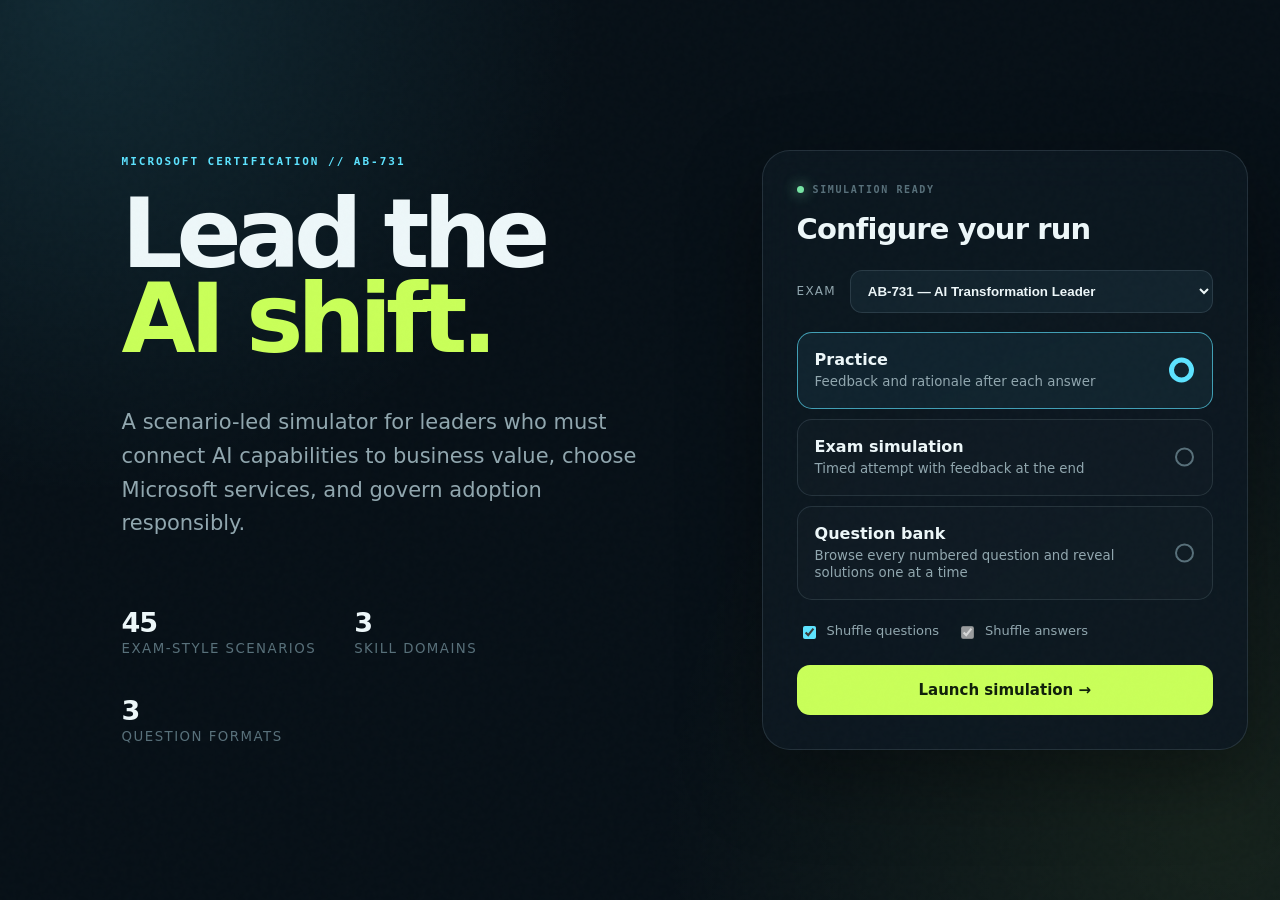
<file: exam-simulator/index.html>
<!doctype html>
<html lang="en">
<head>
  <meta charset="utf-8">
  <meta name="viewport" content="width=device-width, initial-scale=1">
  <meta name="theme-color" content="#071017">
  <title>Certification Mission Control</title>
  <link rel="stylesheet" href="styles.css">
</head>
<body>
  <div class="grain"></div>
  <main id="app">
    <section id="home" class="home view">
      <div class="hero">
        <p class="kicker" id="examCode">CERTIFICATION SIMULATOR</p>
        <h1 id="heroTitle">Lead the<br><em>AI shift.</em></h1>
        <p class="intro" id="heroIntro"></p>
        <div class="metrics" id="metrics"></div>
      </div>
      <aside class="launch card">
        <div class="launch-heading"><span class="status-dot"></span><span>SIMULATION READY</span></div>
        <h2>Configure your run</h2>
        <label class="exam-picker"><span>Exam</span><select id="examSelect" aria-label="Choose an exam"></select></label>
        <label class="mode">
          <input type="radio" name="mode" value="practice" checked>
          <span><b>Practice</b><small>Feedback and rationale after each answer</small></span>
          <i></i>
        </label>
        <label class="mode">
          <input type="radio" name="mode" value="exam">
          <span><b>Exam simulation</b><small>Timed attempt with feedback at the end</small></span>
          <i></i>
        </label>
        <label class="mode">
          <input type="radio" name="mode" value="bank">
          <span><b>Question bank</b><small>Browse every numbered question and reveal solutions one at a time</small></span>
          <i></i>
        </label>
        <div class="toggles">
          <label><input id="shuffleQuestions" type="checkbox" checked> Shuffle questions</label>
          <label><input id="shuffleAnswers" type="checkbox" checked disabled> Shuffle answers</label>
        </div>
        <button id="start" class="primary">Launch simulation <span>→</span></button>
        <button id="resume" class="secondary full" hidden>Resume saved session</button>
      </aside>
    </section>

    <section id="session" class="session view" hidden>
      <aside class="rail">
        <div class="brand"><span id="brandMark">AB</span><b>Mission Control</b></div>
        <div class="rail-progress"><strong id="answeredCount">0/0</strong><small>answered</small></div>
        <div class="progress"><i id="progressFill"></i></div>
        <p class="rail-label">Question navigator</p>
        <div id="navigator" class="navigator"></div>
        <div class="legend"><span class="answered">Answered</span><span class="flagged">Flagged</span></div>
        <div class="shortcuts">
          <div><span>Select</span><kbd>1</kbd>–<kbd>4</kbd></div>
          <div><span>Navigate</span><kbd>←</kbd> <kbd>→</kbd></div>
          <div><span>Flag</span><kbd>F</kbd></div>
        </div>
      </aside>
      <div class="workspace">
        <header class="topbar">
          <span id="domain" class="domain"></span>
          <span id="clock" class="clock">00:00</span>
          <div class="top-actions">
            <button id="flag" class="icon-button">⚐ <span>Flag</span></button>
            <button id="finish" class="icon-button">Finish ↗</button>
          </div>
        </header>
        <div class="question-wrap">
          <article id="caseStudy" class="case-study" hidden>
            <button id="caseToggle" class="case-toggle"><span>CASE STUDY</span><b id="caseTitle"></b><i>−</i></button>
            <div id="caseBody" class="case-body"></div>
          </article>
          <div class="question-meta"><span id="questionNumber"></span><span id="questionType"></span></div>
          <h2 id="prompt" class="prompt"></h2>
          <pre id="code" class="code-block" hidden></pre>
          <p id="instruction" class="instruction"></p>
          <div id="answers" class="answers"></div>
          <div id="rationale" class="rationale" hidden></div>
        </div>
        <footer class="question-nav">
          <button id="previous" class="secondary">← Previous</button>
          <button id="check" class="primary compact" hidden>Check answer</button>
          <button id="next" class="primary compact">Next →</button>
        </footer>
      </div>
    </section>

    <section id="results" class="results view" hidden>
      <div class="results-wrap">
        <div class="score-card card">
          <div id="scoreRing" class="score-ring"><div><strong id="scorePercent">0%</strong><small>FINAL SCORE</small></div></div>
          <div class="score-copy">
            <p class="kicker">SIMULATION COMPLETE</p>
            <h2 id="headline"></h2>
            <p id="summary"></p>
            <div class="score-stats">
              <span><b id="correctCount">0</b><small>Correct</small></span>
              <span><b id="incorrectCount">0</b><small>Incorrect</small></span>
              <span><b id="timeUsed">0:00</b><small>Time used</small></span>
            </div>
            <div class="result-actions"><button id="retry" class="primary compact">Retry missed</button><button id="newRun" class="secondary">New simulation</button></div>
          </div>
        </div>
        <div id="domainResults" class="domain-results"></div>
        <div id="review" class="review"></div>
      </div>
    </section>

    <section id="bank" class="bank" hidden>
      <header class="bank-top">
        <div class="bank-top-inner">
          <span class="bank-brand">Practice Question Bank</span>
          <button id="bankHome" class="bank-back">← Back to simulator</button>
        </div>
      </header>
      <div class="bank-wrap">
        <div class="bank-title">
          <h1 id="bankTitle"></h1>
          <p id="bankSubtitle"></p>
          <div id="bankLegend" class="bank-legend"></div>
        </div>
        <div class="bank-toolbar">
          <label class="bank-filter">Topic <select id="bankTopic" aria-label="Filter by topic"></select></label>
          <label class="bank-toggle"><input type="checkbox" id="bankShowAll"> Show all solutions</label>
          <span id="bankCount" class="bank-count"></span>
        </div>
        <div id="bankList" class="bank-list"></div>
        <nav id="bankPager" class="bank-pager" aria-label="Question pages"></nav>
        <p class="bank-footnote">Original practice questions written against the official Microsoft skills outline. Not actual exam content.</p>
      </div>
    </section>
  </main>
  <div id="toast" class="toast"></div>
  <script src="exams/ab-731.js"></script>
  <script src="exams/ab-900.js"></script>
  <script src="exams/sc-500.js"></script>
  <script src="exams/ai-103.js"></script>
  <script src="exams/ai-901.js"></script>
  <script src="exams/sc-900.js"></script>
  <script src="app.js"></script>
</body>
</html>
</file>
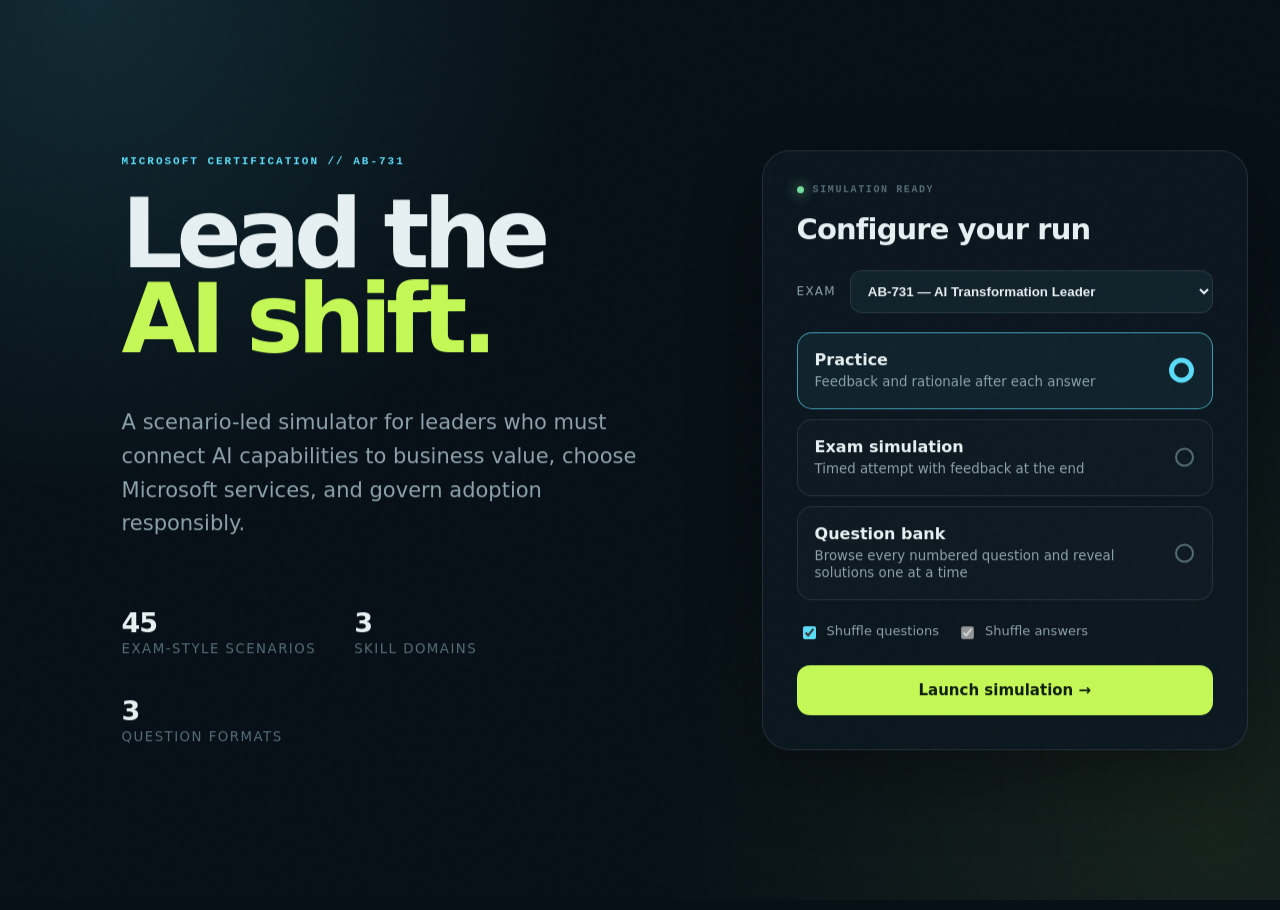
<file: AB-731-exam-simulator.html>
<!doctype html>
<html lang="en">
<head>
  <meta charset="utf-8">
  <meta http-equiv="refresh" content="0; url=exam-simulator/index.html">
  <meta name="viewport" content="width=device-width, initial-scale=1">
  <meta name="theme-color" content="#091019">
  <title>AB-731 Mission Control</title>
  <style>
    :root {
      --ink: #eaf3f7;
      --muted: #8da3ad;
      --dim: #526873;
      --bg: #071017;
      --panel: #0d1820;
      --panel-2: #12212b;
      --line: rgba(184, 222, 232, .12);
      --cyan: #59e1ff;
      --lime: #c8ff58;
      --orange: #ffb257;
      --red: #ff6b78;
      --good: #71e6a2;
      --shadow: 0 24px 70px rgba(0, 0, 0, .34);
      --radius: 22px;
    }

    * { box-sizing: border-box; }
    html { scroll-behavior: smooth; }
    body {
      margin: 0;
      min-height: 100vh;
      color: var(--ink);
      background:
        radial-gradient(circle at 8% 0%, rgba(89,225,255,.12), transparent 30rem),
        radial-gradient(circle at 92% 90%, rgba(200,255,88,.08), transparent 32rem),
        var(--bg);
      font-family: Inter, ui-sans-serif, system-ui, -apple-system, BlinkMacSystemFont, "Segoe UI", sans-serif;
      -webkit-font-smoothing: antialiased;
    }

    button, input { font: inherit; }
    button { color: inherit; }
    [hidden] { display: none !important; }

    .noise {
      position: fixed; inset: 0; pointer-events: none; opacity: .16; z-index: 20;
      background-image: url("data:image/svg+xml,%3Csvg viewBox='0 0 180 180' xmlns='http://www.w3.org/2000/svg'%3E%3Cfilter id='n'%3E%3CfeTurbulence type='fractalNoise' baseFrequency='.9' numOctaves='3' stitchTiles='stitch'/%3E%3C/filter%3E%3Crect width='100%25' height='100%25' filter='url(%23n)' opacity='.12'/%3E%3C/svg%3E");
    }

    .shell { min-height: 100vh; }
    .view { animation: rise .42s cubic-bezier(.2,.8,.2,1); }
    @keyframes rise { from { opacity: 0; transform: translateY(10px); } }

    /* START */
    .start {
      min-height: 100vh; display: grid; grid-template-columns: minmax(0, 1.2fr) minmax(360px, .8fr);
      max-width: 1480px; margin: 0 auto; padding: 32px;
    }
    .hero { padding: clamp(36px, 7vw, 108px); display: flex; flex-direction: column; justify-content: center; }
    .eyebrow { color: var(--cyan); font: 700 12px/1 ui-monospace, SFMono-Regular, Consolas, monospace; letter-spacing: .18em; text-transform: uppercase; }
    .hero h1 { margin: 24px 0 22px; max-width: 860px; font-size: clamp(54px, 7.5vw, 108px); line-height: .88; letter-spacing: -.065em; font-weight: 780; }
    .hero h1 span { color: var(--lime); display: block; }
    .hero-copy { max-width: 650px; color: var(--muted); font-size: clamp(17px, 2vw, 21px); line-height: 1.6; }
    .hero-metrics { display: flex; gap: 34px; margin-top: 54px; flex-wrap: wrap; }
    .hero-metric strong { display: block; font-size: 26px; letter-spacing: -.04em; }
    .hero-metric span { color: var(--dim); font-size: 12px; text-transform: uppercase; letter-spacing: .12em; }

    .launch-panel { align-self: center; padding: 34px; border: 1px solid var(--line); border-radius: 30px; background: rgba(13,24,32,.86); backdrop-filter: blur(20px); box-shadow: var(--shadow); }
    .launch-panel h2 { margin: 0 0 7px; font-size: 28px; letter-spacing: -.03em; }
    .launch-panel > p { margin: 0 0 28px; color: var(--muted); }
    .mode-grid { display: grid; gap: 12px; }
    .mode-card { display: block; cursor: pointer; }
    .mode-card input { position: absolute; opacity: 0; }
    .mode-body { position: relative; display: grid; grid-template-columns: 42px 1fr auto; align-items: center; gap: 14px; padding: 18px; border: 1px solid var(--line); border-radius: 16px; background: rgba(255,255,255,.018); transition: .2s; }
    .mode-card input:checked + .mode-body { border-color: rgba(89,225,255,.65); background: rgba(89,225,255,.07); box-shadow: inset 0 0 0 1px rgba(89,225,255,.1); }
    .mode-icon { width: 42px; height: 42px; border-radius: 12px; display: grid; place-items: center; background: var(--panel-2); color: var(--cyan); font-weight: 800; }
    .mode-copy b { display: block; margin-bottom: 3px; }
    .mode-copy small { color: var(--muted); line-height: 1.35; display: block; }
    .radio-dot { width: 16px; height: 16px; border: 2px solid var(--dim); border-radius: 50%; }
    input:checked + .mode-body .radio-dot { border: 5px solid var(--cyan); }
    .launch-options { display: flex; gap: 18px; margin: 22px 2px 26px; color: var(--muted); font-size: 13px; }
    .check { display: inline-flex; gap: 8px; align-items: center; cursor: pointer; }
    .check input { accent-color: var(--cyan); }
    .primary { width: 100%; border: 0; border-radius: 15px; padding: 16px 20px; cursor: pointer; background: var(--lime); color: #10200a; font-weight: 800; letter-spacing: -.01em; transition: transform .18s, box-shadow .18s; }
    .primary:hover { transform: translateY(-2px); box-shadow: 0 12px 32px rgba(200,255,88,.18); }
    .resume { margin-top: 11px; width: 100%; padding: 13px; border: 1px solid var(--line); background: transparent; border-radius: 13px; cursor: pointer; color: var(--muted); }

    /* EXAM */
    .exam { min-height: 100vh; display: grid; grid-template-columns: 286px minmax(0, 1fr); }
    .rail { position: sticky; top: 0; height: 100vh; padding: 26px 22px; border-right: 1px solid var(--line); background: rgba(7,16,23,.86); backdrop-filter: blur(18px); display: flex; flex-direction: column; z-index: 5; }
    .brand { display: flex; align-items: center; gap: 12px; font-weight: 760; letter-spacing: -.02em; }
    .brandmark { width: 38px; height: 38px; display: grid; place-items: center; border-radius: 11px; color: #071017; background: linear-gradient(135deg, var(--cyan), var(--lime)); font-weight: 900; font-size: 13px; }
    .rail-meta { margin: 30px 0 16px; display: flex; align-items: end; justify-content: space-between; }
    .rail-meta strong { font-size: 34px; letter-spacing: -.05em; }
    .rail-meta span { color: var(--muted); font-size: 12px; }
    .bar { height: 6px; background: var(--panel-2); border-radius: 10px; overflow: hidden; }
    .bar > i { display: block; height: 100%; width: 0; background: linear-gradient(90deg, var(--cyan), var(--lime)); transition: width .35s; }
    .palette-label { margin: 30px 0 12px; color: var(--dim); font: 700 10px/1 ui-monospace, monospace; letter-spacing: .16em; text-transform: uppercase; }
    .palette { display: grid; grid-template-columns: repeat(5, 1fr); gap: 7px; overflow: auto; padding: 2px 2px 12px; }
    .qdot { aspect-ratio: 1; border: 1px solid var(--line); border-radius: 9px; background: var(--panel); color: var(--muted); cursor: pointer; font-size: 11px; position: relative; transition: .18s; }
    .qdot:hover { border-color: var(--cyan); color: var(--ink); }
    .qdot.current { color: #071017; background: var(--cyan); border-color: var(--cyan); font-weight: 800; }
    .qdot.answered:not(.current) { color: var(--ink); background: rgba(200,255,88,.10); border-color: rgba(200,255,88,.35); }
    .qdot.flagged::after { content: ""; width: 5px; height: 5px; background: var(--orange); border-radius: 50%; position: absolute; right: 4px; top: 4px; }
    .legend { display: flex; gap: 13px; color: var(--dim); font-size: 10px; margin-top: 6px; }
    .legend span::before { content: ""; width: 6px; height: 6px; border-radius: 50%; display: inline-block; margin-right: 5px; background: var(--line); }
    .legend .leg-a::before { background: var(--lime); }
    .legend .leg-f::before { background: var(--orange); }
    .rail-bottom { margin-top: auto; }
    .shortcut { display: flex; justify-content: space-between; color: var(--dim); font-size: 11px; margin: 8px 0; }
    kbd { border: 1px solid var(--line); border-bottom-color: rgba(255,255,255,.2); padding: 2px 6px; border-radius: 5px; color: var(--muted); background: var(--panel); }

    .workspace { min-width: 0; display: flex; flex-direction: column; }
    .topbar { min-height: 86px; display: grid; grid-template-columns: 1fr auto 1fr; align-items: center; padding: 18px clamp(24px, 5vw, 70px); border-bottom: 1px solid var(--line); }
    .domain { color: var(--cyan); font: 700 11px/1.4 ui-monospace, monospace; text-transform: uppercase; letter-spacing: .12em; }
    .timer { display: flex; align-items: center; gap: 9px; padding: 10px 15px; border-radius: 99px; background: var(--panel); border: 1px solid var(--line); font: 700 14px/1 ui-monospace, monospace; }
    .timer::before { content: ""; width: 7px; height: 7px; border-radius: 50%; background: var(--good); box-shadow: 0 0 12px var(--good); }
    .timer.urgent { color: var(--red); }
    .timer.urgent::before { background: var(--red); box-shadow: 0 0 12px var(--red); animation: pulse 1s infinite; }
    @keyframes pulse { 50% { opacity: .2; } }
    .top-actions { justify-self: end; display: flex; gap: 9px; }
    .ghost { border: 1px solid var(--line); background: transparent; border-radius: 11px; padding: 10px 13px; cursor: pointer; color: var(--muted); }
    .ghost:hover { color: var(--ink); border-color: var(--dim); }
    .flag.active { color: var(--orange); border-color: rgba(255,178,87,.45); background: rgba(255,178,87,.07); }

    .stage { width: min(900px, calc(100% - 48px)); margin: auto; padding: 58px 0 42px; }
    .question-head { display: flex; justify-content: space-between; align-items: baseline; gap: 20px; margin-bottom: 24px; }
    .question-number { color: var(--muted); font: 650 13px/1 ui-monospace, monospace; letter-spacing: .05em; }
    .question-points { color: var(--dim); font-size: 12px; }
    .question { margin: 0 0 34px; font-size: clamp(25px, 3vw, 38px); line-height: 1.28; letter-spacing: -.035em; font-weight: 650; }
    .answers { display: grid; gap: 11px; }
    .answer { width: 100%; display: grid; grid-template-columns: 42px 1fr 22px; gap: 14px; align-items: center; text-align: left; padding: 17px 18px; border: 1px solid var(--line); border-radius: 15px; background: rgba(13,24,32,.68); cursor: pointer; transition: transform .16s, border-color .16s, background .16s; }
    .answer:hover { transform: translateX(4px); border-color: rgba(89,225,255,.44); background: var(--panel-2); }
    .answer.selected { border-color: var(--cyan); background: rgba(89,225,255,.08); }
    .answer.correct { border-color: var(--good); background: rgba(113,230,162,.08); }
    .answer.wrong { border-color: var(--red); background: rgba(255,107,120,.08); }
    .letter { width: 36px; height: 36px; display: grid; place-items: center; border: 1px solid var(--line); border-radius: 10px; color: var(--muted); font: 700 12px/1 ui-monospace, monospace; }
    .selected .letter { background: var(--cyan); color: #071017; border-color: var(--cyan); }
    .correct .letter { background: var(--good); color: #071017; border-color: var(--good); }
    .wrong .letter { background: var(--red); color: #071017; border-color: var(--red); }
    .answer-text { line-height: 1.45; }
    .answer-mark { font-weight: 900; }
    .correct .answer-mark { color: var(--good); }
    .wrong .answer-mark { color: var(--red); }
    .explanation { margin-top: 22px; padding: 20px 22px; border: 1px solid rgba(113,230,162,.2); border-radius: 15px; background: rgba(113,230,162,.055); color: #c4d8d0; line-height: 1.6; }
    .explanation b { color: var(--good); display: block; margin-bottom: 4px; font-size: 12px; text-transform: uppercase; letter-spacing: .12em; }
    .stage-footer { width: min(900px, calc(100% - 48px)); margin: 0 auto; padding: 20px 0 34px; border-top: 1px solid var(--line); display: flex; justify-content: space-between; gap: 12px; }
    .navbtn { min-width: 120px; border: 1px solid var(--line); border-radius: 13px; padding: 13px 17px; background: var(--panel); cursor: pointer; font-weight: 700; }
    .navbtn:hover { border-color: var(--cyan); }
    .navbtn.next { background: var(--ink); color: var(--bg); border-color: var(--ink); }

    /* RESULTS */
    .results { min-height: 100vh; display: grid; place-items: center; padding: 44px 24px; }
    .result-wrap { width: min(1050px, 100%); }
    .result-top { display: grid; grid-template-columns: .8fr 1.2fr; gap: 54px; align-items: center; padding: 42px; border: 1px solid var(--line); border-radius: 28px; background: rgba(13,24,32,.78); box-shadow: var(--shadow); }
    .score-ring { --score: 0; width: min(270px, 70vw); aspect-ratio: 1; border-radius: 50%; display: grid; place-items: center; margin: auto; background: conic-gradient(var(--lime) calc(var(--score) * 1%), var(--panel-2) 0); position: relative; }
    .score-ring::after { content: ""; position: absolute; inset: 13px; border-radius: 50%; background: var(--panel); }
    .score-inner { z-index: 1; text-align: center; }
    .score-inner strong { display: block; font-size: 68px; letter-spacing: -.07em; line-height: 1; }
    .score-inner span { color: var(--muted); font-size: 12px; text-transform: uppercase; letter-spacing: .16em; }
    .result-copy .eyebrow { color: var(--lime); }
    .result-copy h2 { margin: 14px 0; font-size: clamp(38px, 5vw, 62px); line-height: 1; letter-spacing: -.055em; }
    .result-copy > p { color: var(--muted); font-size: 17px; line-height: 1.55; }
    .result-stats { display: flex; gap: 30px; margin: 28px 0; }
    .result-stats strong { display: block; font-size: 24px; }
    .result-stats span { color: var(--dim); font-size: 11px; text-transform: uppercase; letter-spacing: .1em; }
    .result-actions { display: flex; gap: 10px; flex-wrap: wrap; }
    .result-actions .primary { width: auto; }
    .breakdown { display: grid; grid-template-columns: repeat(3, 1fr); gap: 14px; margin-top: 16px; }
    .domain-card { padding: 21px; border: 1px solid var(--line); border-radius: 18px; background: var(--panel); }
    .domain-card small { color: var(--muted); line-height: 1.4; display: block; min-height: 34px; }
    .domain-score { display: flex; align-items: baseline; justify-content: space-between; margin: 16px 0 8px; }
    .domain-score strong { font-size: 25px; }
    .domain-score span { color: var(--dim); font-size: 12px; }
    .review-list { margin-top: 16px; border: 1px solid var(--line); border-radius: 20px; overflow: hidden; }
    .review-item { display: grid; grid-template-columns: 50px 1fr auto; gap: 16px; align-items: center; padding: 16px 20px; background: var(--panel); border-bottom: 1px solid var(--line); cursor: pointer; }
    .review-item:last-child { border-bottom: 0; }
    .review-item:hover { background: var(--panel-2); }
    .review-status { width: 34px; height: 34px; display: grid; place-items: center; border-radius: 50%; font-weight: 900; background: rgba(255,107,120,.1); color: var(--red); }
    .review-status.ok { background: rgba(113,230,162,.1); color: var(--good); }
    .review-q { overflow: hidden; text-overflow: ellipsis; white-space: nowrap; }
    .review-domain { color: var(--dim); font-size: 11px; }

    .toast { position: fixed; left: 50%; bottom: 24px; transform: translate(-50%, 20px); padding: 11px 16px; border-radius: 11px; background: var(--ink); color: var(--bg); font-weight: 700; font-size: 13px; opacity: 0; pointer-events: none; transition: .25s; z-index: 40; }
    .toast.show { opacity: 1; transform: translate(-50%, 0); }

    @media (max-width: 900px) {
      .start { grid-template-columns: 1fr; padding: 18px; }
      .hero { padding: 52px 14px 32px; }
      .hero-metrics { margin-top: 28px; }
      .launch-panel { width: 100%; }
      .exam { grid-template-columns: 1fr; }
      .rail { position: static; height: auto; padding: 14px 18px; border-right: 0; border-bottom: 1px solid var(--line); flex-direction: row; align-items: center; gap: 15px; }
      .rail-meta { margin: 0 0 0 auto; display: block; }
      .rail-meta strong { font-size: 18px; }
      .rail-meta span, .rail .bar, .palette-label, .palette, .legend, .rail-bottom { display: none; }
      .topbar { min-height: 70px; padding: 12px 18px; grid-template-columns: 1fr auto; }
      .topbar .domain { display: none; }
      .timer { justify-self: start; }
      .stage { padding-top: 36px; }
      .result-top { grid-template-columns: 1fr; padding: 28px 20px; gap: 34px; }
      .breakdown { grid-template-columns: 1fr; }
    }
    @media (max-width: 560px) {
      .hero h1 { font-size: 54px; }
      .launch-panel { padding: 22px; }
      .top-actions .end-label { display: none; }
      .question { font-size: 25px; }
      .answer { grid-template-columns: 36px 1fr 18px; padding: 14px; gap: 10px; }
      .stage, .stage-footer { width: min(100% - 28px, 900px); }
      .result-stats { gap: 18px; }
      .review-domain { display: none; }
      .review-item { grid-template-columns: 40px 1fr; }
    }
    @media (prefers-reduced-motion: reduce) { *, *::before, *::after { animation: none !important; transition: none !important; scroll-behavior: auto !important; } }
  </style>
</head>
<body>
  <div class="noise"></div>
  <main class="shell">
    <section id="startView" class="start view">
      <div class="hero">
        <div class="eyebrow">Microsoft certification // AB-731</div>
        <h1>Lead the <span>AI shift.</span></h1>
        <p class="hero-copy">A sharp, scenario-led simulator for AI Transformation Leaders. Make the call, test your judgment, and find the gaps before exam day.</p>
        <div class="hero-metrics">
          <div class="hero-metric"><strong>32</strong><span>Original scenarios</span></div>
          <div class="hero-metric"><strong>3</strong><span>Skill domains</span></div>
          <div class="hero-metric"><strong>45m</strong><span>Exam mode</span></div>
        </div>
      </div>
      <aside class="launch-panel">
        <h2>Configure your run</h2>
        <p>Choose how you want feedback delivered.</p>
        <div class="mode-grid">
          <label class="mode-card">
            <input type="radio" name="mode" value="practice" checked>
            <span class="mode-body"><span class="mode-icon">01</span><span class="mode-copy"><b>Practice mode</b><small>Immediate feedback and explanations</small></span><span class="radio-dot"></span></span>
          </label>
          <label class="mode-card">
            <input type="radio" name="mode" value="exam">
            <span class="mode-body"><span class="mode-icon">02</span><span class="mode-copy"><b>Exam mode</b><small>45-minute timer, results at the end</small></span><span class="radio-dot"></span></span>
          </label>
        </div>
        <div class="launch-options">
          <label class="check"><input id="shuffle" type="checkbox"> Shuffle questions</label>
          <label class="check"><input id="shuffleAnswers" type="checkbox" checked> Shuffle answers</label>
        </div>
        <button class="primary" id="startBtn">Launch simulation <span aria-hidden="true">→</span></button>
        <button class="resume" id="resumeBtn" hidden>Resume saved session</button>
      </aside>
    </section>

    <section id="examView" class="exam view" hidden>
      <aside class="rail">
        <div class="brand"><span class="brandmark">AB</span><span>Mission Control</span></div>
        <div class="rail-meta"><strong id="progressCount">0/32</strong><span>answered</span></div>
        <div class="bar"><i id="progressBar"></i></div>
        <div class="palette-label">Question navigator</div>
        <div class="palette" id="palette"></div>
        <div class="legend"><span class="leg-a">Answered</span><span class="leg-f">Flagged</span></div>
        <div class="rail-bottom">
          <div class="shortcut"><span>Select answer</span><span><kbd>1</kbd>–<kbd>4</kbd></span></div>
          <div class="shortcut"><span>Navigate</span><span><kbd>←</kbd> <kbd>→</kbd></span></div>
          <div class="shortcut"><span>Flag</span><kbd>F</kbd></div>
        </div>
      </aside>
      <div class="workspace">
        <header class="topbar">
          <div class="domain" id="domainLabel"></div>
          <div class="timer" id="timer">45:00</div>
          <div class="top-actions">
            <button class="ghost flag" id="flagBtn" title="Flag question (F)">⚑ <span class="end-label">Flag</span></button>
            <button class="ghost" id="finishBtn"><span class="end-label">Finish exam</span><span aria-hidden="true"> ↗</span></button>
          </div>
        </header>
        <section class="stage" aria-live="polite">
          <div class="question-head"><span class="question-number" id="questionNumber"></span><span class="question-points">Select one answer</span></div>
          <h2 class="question" id="questionText"></h2>
          <div class="answers" id="answers"></div>
          <div class="explanation" id="explanation" hidden></div>
        </section>
        <footer class="stage-footer">
          <button class="navbtn" id="prevBtn">← Previous</button>
          <button class="navbtn next" id="nextBtn">Next →</button>
        </footer>
      </div>
    </section>

    <section id="resultsView" class="results view" hidden>
      <div class="result-wrap">
        <div class="result-top">
          <div class="score-ring" id="scoreRing"><div class="score-inner"><strong id="scorePct">0%</strong><span>Final score</span></div></div>
          <div class="result-copy">
            <div class="eyebrow">Simulation complete</div>
            <h2 id="resultHeadline">Run complete.</h2>
            <p id="resultMessage"></p>
            <div class="result-stats">
              <div><strong id="correctStat">0</strong><span>Correct</span></div>
              <div><strong id="wrongStat">0</strong><span>Incorrect</span></div>
              <div><strong id="timeStat">0:00</strong><span>Time used</span></div>
            </div>
            <div class="result-actions">
              <button class="primary" id="retryMissed">Retry missed</button>
              <button class="ghost" id="restartBtn">New simulation</button>
            </div>
          </div>
        </div>
        <div class="breakdown" id="breakdown"></div>
        <div class="review-list" id="reviewList"></div>
      </div>
    </section>
  </main>
  <div class="toast" id="toast"></div>

  <script>
  const DOMAINS = {
    value: "Business value of generative AI",
    apps: "Microsoft AI apps and services",
    adoption: "Implementation, responsible AI, and adoption"
  };

  const BANK = [
    {d:"value",q:"A retailer wants to create several natural-language product descriptions from structured catalog data. Which type of AI is the best fit?",a:["Generative AI","Clustering","Anomaly detection","Regression"],c:0,e:"Generative AI creates new natural-language content from supplied information."},
    {d:"value",q:"An organization needs a chatbot to answer questions using policies that change every week, without retraining after every update. What should it use?",a:["Fine-tuning only","Retrieval-augmented generation (RAG)","Image classification","Unsupervised clustering"],c:1,e:"RAG retrieves current material at response time, avoiding frequent model retraining."},
    {d:"value",q:"A team is estimating the operating cost of a generative AI assistant. Which measurement is most directly associated with model-inference consumption?",a:["Number of database tables","Number of input and output tokens","Number of user departments","Number of training labels"],c:1,e:"Input and output token volume is a common driver of model inference cost."},
    {d:"value",q:"A model confidently invents a supplier policy that does not exist. Which generative AI challenge does this demonstrate?",a:["Overfitting","Fabrication","Encryption failure","Data duplication"],c:1,e:"A plausible but unsupported statement is a fabrication, often called a hallucination."},
    {d:"value",q:"A support team wants more consistent responses from an AI assistant. Which prompt change is most likely to help?",a:["Remove all context","State the role, task, constraints, and output format","Use unrelated technical jargon","Ask several unrelated questions at once"],c:1,e:"Explicit context, constraints, and output structure improve consistency."},
    {d:"value",q:"A bank wants an assistant to cite approved internal procedures when answering employees. What is the primary purpose of grounding?",a:["Make the model larger","Connect responses to relevant, authoritative information","Eliminate authentication","Convert prompts into images"],c:1,e:"Grounding anchors responses in relevant authoritative sources."},
    {d:"value",q:"A company has a stable set of specialized examples and needs a model to consistently adopt a particular task behavior. What may be appropriate after simpler prompting has been evaluated?",a:["Fine-tuning","Removing evaluation data","Disabling monitoring","Increasing user privileges"],c:0,e:"Fine-tuning can specialize behavior when prompting or grounding alone is insufficient."},
    {d:"value",q:"Which dataset characteristic most directly helps reduce systematic performance differences among demographic groups?",a:["It is representative of affected users","It is stored in one file","It contains the longest records","It has no documented origin"],c:0,e:"Representative data helps reveal and reduce uneven performance across affected groups."},
    {d:"value",q:"A manufacturer wants to predict equipment failure from historical sensor readings. Which capability is the best fit?",a:["Predictive machine learning","Text summarization","Image generation","Language translation"],c:0,e:"Historical sensor patterns can support prediction of future failures."},
    {d:"value",q:"Which sequence best represents a machine-learning lifecycle?",a:["Deploy, delete data, define the problem","Define the problem, prepare data, train and evaluate, deploy, monitor","Buy licenses, deploy, determine the need","Train once, deploy, stop measuring"],c:1,e:"ML requires problem definition, data work, training, evaluation, deployment, and continued monitoring."},
    {d:"value",q:"An AI application accesses confidential employee documents. Which control most directly limits each user to information they are permitted to access?",a:["Role-based authorization","A longer system prompt","A larger context window","A lower model temperature"],c:0,e:"Authorization enforces which protected resources an authenticated user may access."},
    {d:"value",q:"Which measure provides the strongest evidence that an AI initiative creates business value?",a:["Largest parameter count","Outcomes compared with a baseline and business KPI","Mandatory immediate adoption","Use of the newest model"],c:1,e:"Business value is demonstrated against a baseline with outcome-oriented measures."},
    {d:"apps",q:"Employees want AI help drafting documents, summarizing meetings, and analyzing work content within Microsoft 365 apps. Which offering is most directly aligned?",a:["Microsoft 365 Copilot","Azure Vision","Azure AI Search alone","A custom vision model"],c:0,e:"Microsoft 365 Copilot provides assistance within Microsoft 365 work experiences."},
    {d:"apps",q:"A business team wants to create an agent that answers common HR questions and triggers approved workflows with minimal custom code. Which product should it consider first?",a:["Microsoft Copilot Studio","Azure Vision","Microsoft Paint","A regression model"],c:0,e:"Copilot Studio supports building and orchestrating agents and workflows with low-code tools."},
    {d:"apps",q:"An assistant needs organizational context about users, meetings, files, and messages while respecting Microsoft 365 permissions. Which service supplies this connected context?",a:["Microsoft Graph","Azure Vision","A public web crawler","A spreadsheet macro"],c:0,e:"Microsoft Graph exposes connected Microsoft 365 context subject to permissions."},
    {d:"apps",q:"A user must investigate a complex subject by finding, synthesizing, and citing information from multiple sources. Which Copilot capability is the better fit?",a:["Researcher","Analyst","Azure Vision","Image classification"],c:0,e:"Researcher is designed for multi-source research and synthesis."},
    {d:"apps",q:"A finance user needs help examining datasets, finding patterns, and producing data-driven insights. Which Copilot capability is the better fit?",a:["Researcher","Analyst","Azure Vision","Speech synthesis"],c:1,e:"Analyst is designed for analytical work over data."},
    {d:"apps",q:"A company needs an enterprise search layer that can index content and support vector and semantic retrieval for a RAG solution. Which service is most appropriate?",a:["Azure AI Search","Microsoft Teams Phone","Azure Vision only","Microsoft Forms only"],c:0,e:"Azure AI Search supports indexing and retrieval patterns commonly used in RAG."},
    {d:"apps",q:"A quality-control process must extract information from product images. Which Foundry Tool capability is most relevant?",a:["Azure Vision in Foundry Tools","Microsoft Graph calendar data","Copilot meeting recap","Email transport rules"],c:0,e:"Azure Vision capabilities analyze and extract information from images."},
    {d:"apps",q:"A standard productivity need is already addressed by a supported Microsoft AI product. What is generally the best first decision?",a:["Buy and configure the supported capability","Train a foundation model from scratch","Build a duplicate before evaluating products","Avoid defining requirements"],c:0,e:"An existing supported capability is normally evaluated before undertaking a custom build."},
    {d:"apps",q:"A company uses Microsoft 365 Copilot but needs it to interact with a specialized internal process. Which strategy should be evaluated?",a:["Use the Copilot extensibility framework","Replace all Microsoft 365 services","Remove identity controls","Publish confidential data publicly"],c:0,e:"Extensibility connects Copilot to organization-specific knowledge, actions, and processes."},
    {d:"apps",q:"Why might an organization select Microsoft Foundry for a custom enterprise AI solution?",a:["It supports selecting, building, evaluating, deploying, and governing AI at scale","It guarantees every response","It removes security requirements","It makes business requirements unnecessary"],c:0,e:"Microsoft Foundry supports the enterprise AI development and operations lifecycle."},
    {d:"apps",q:"A team must select between several models for a customer-facing workload. What should drive the decision?",a:["Fit to quality, latency, cost, safety, modality, and deployment needs","Model name alone","Highest parameter count always","First model in the catalog"],c:0,e:"Model selection should be a requirements-based tradeoff, not a size or branding contest."},
    {d:"apps",q:"What is a key risk-mitigation benefit of an integrated Microsoft AI solution?",a:["Existing identity, permission, compliance, and security controls can be applied consistently","Everyone gains access to all data","Monitoring is unnecessary","Accountability transfers to the model"],c:0,e:"Integration can preserve established identity, permission, compliance, and security boundaries."},
    {d:"adoption",q:"Which action should occur before an organization deploys AI broadly?",a:["Define governance, acceptable-use rules, ownership, and escalation paths","Give systems unrestricted access","Remove human review from high-impact decisions","Wait years to define success"],c:0,e:"Clear rules, decision rights, and escalation paths are foundations of governed adoption."},
    {d:"adoption",q:"What is the main purpose of an AI council?",a:["Provide cross-functional strategy, oversight, prioritization, and accountability","Write every employee prompt","Replace security and legal teams","Approve only expensive models"],c:0,e:"An AI council aligns multiple functions around strategy, risk, priorities, and accountability."},
    {d:"adoption",q:"An automated screening tool performs worse for people with certain disabilities. Which responsible AI principle is most directly implicated?",a:["Fairness","Scalability","Compression","Availability pricing"],c:0,e:"Unequal performance across demographic groups is primarily a fairness concern."},
    {d:"adoption",q:"Users cannot tell when content was generated by AI or how to challenge an outcome. Which principles most directly address this issue?",a:["Transparency and accountability","Tokenization and latency","Scalability and caching","Compression and clustering"],c:0,e:"Transparency helps people understand AI use; accountability establishes ownership and recourse."},
    {d:"adoption",q:"A pilot works technically, but employees avoid the tool because they do not understand when or how to use it. What should the adoption team do next?",a:["Provide role-based training, use cases, feedback channels, and champions","Penalize non-users","Remove usage guidance","Expand without measuring"],c:0,e:"Role-specific enablement and feedback address practical adoption barriers."},
    {d:"adoption",q:"What is the primary role of an AI champions program?",a:["Build peer advocacy, share practical knowledge, and surface feedback","Replace formal governance","Grant unrestricted sensitive-data access","Eliminate training"],c:0,e:"Champions help colleagues learn, normalize useful practices, and relay frontline feedback."},
    {d:"adoption",q:"Which approach best supports a responsible rollout?",a:["Prioritize use cases, pilot with measures, learn, and scale in stages","Deploy every use case simultaneously","Skip low-code risk assessment","Hide success criteria"],c:0,e:"A measured pilot-and-scale approach improves learning and limits unmanaged risk."},
    {d:"adoption",q:"A workload has variable demand and the organization wants spending to track actual usage. Which commercial model is most suitable?",a:["Pay-as-you-go","A maximum-use commitment tier","An unlimited free-license assumption","A perpetual hardware warranty"],c:0,e:"Pay-as-you-go is appropriate when consumption varies and cost should follow use."}
  ];

  const $ = id => document.getElementById(id);
  let state = null, tick = null, toastTimer = null;
  const letters = ["A","B","C","D"];
  const storageKey = "ab731-simulator-v1";

  function shuffled(arr) {
    const out = [...arr];
    for (let i = out.length - 1; i > 0; i--) { const j = Math.floor(Math.random() * (i + 1)); [out[i], out[j]] = [out[j], out[i]]; }
    return out;
  }

  function makeRun(subset = null) {
    const mode = document.querySelector('input[name="mode"]:checked').value;
    let ids = subset || BANK.map((_, i) => i);
    if ($("shuffle").checked) ids = shuffled(ids);
    const answerOrders = {};
    ids.forEach(id => answerOrders[id] = $("shuffleAnswers").checked ? shuffled([0,1,2,3]) : [0,1,2,3]);
    return { mode, ids, answerOrders, pos: 0, answers: {}, flags: [], started: Date.now(), elapsed: 0, remaining: mode === "exam" ? 2700 : null, done: false };
  }

  function launch(run) {
    state = run;
    $("startView").hidden = true; $("resultsView").hidden = true; $("examView").hidden = false;
    buildPalette(); render(); save(); startClock();
  }

  function startClock() {
    clearInterval(tick);
    tick = setInterval(() => {
      state.elapsed++;
      if (state.mode === "exam") {
        state.remaining--;
        if (state.remaining <= 0) { state.remaining = 0; finish(true); }
      }
      renderTimer();
      if (state.elapsed % 5 === 0) save();
    }, 1000);
  }

  function renderTimer() {
    const seconds = state.mode === "exam" ? state.remaining : state.elapsed;
    const m = Math.floor(seconds / 60), s = seconds % 60;
    $("timer").textContent = `${String(m).padStart(2,"0")}:${String(s).padStart(2,"0")}`;
    $("timer").classList.toggle("urgent", state.mode === "exam" && seconds <= 300);
  }

  function buildPalette() {
    $("palette").innerHTML = state.ids.map((_, i) => `<button class="qdot" data-pos="${i}" aria-label="Go to question ${i+1}">${i+1}</button>`).join("");
    $("palette").querySelectorAll("button").forEach(b => b.onclick = () => go(+b.dataset.pos));
  }

  function render() {
    const id = state.ids[state.pos], item = BANK[id], chosen = state.answers[id], isPracticeAnswered = state.mode === "practice" && chosen !== undefined;
    $("domainLabel").textContent = DOMAINS[item.d];
    $("questionNumber").textContent = `QUESTION ${String(state.pos + 1).padStart(2,"0")} / ${String(state.ids.length).padStart(2,"0")}`;
    $("questionText").textContent = item.q;
    const order = state.answerOrders[id] || [0,1,2,3];
    $("answers").innerHTML = order.map((original, visual) => {
      let cls = "answer";
      if (chosen === original) cls += " selected";
      if (isPracticeAnswered && original === item.c) cls += " correct";
      if (isPracticeAnswered && chosen === original && original !== item.c) cls += " wrong";
      const mark = isPracticeAnswered && original === item.c ? "✓" : (isPracticeAnswered && chosen === original ? "×" : "");
      return `<button class="${cls}" data-answer="${original}"><span class="letter">${letters[visual]}</span><span class="answer-text">${item.a[original]}</span><span class="answer-mark">${mark}</span></button>`;
    }).join("");
    $("answers").querySelectorAll("button").forEach(b => b.onclick = () => choose(+b.dataset.answer));
    $("explanation").hidden = !isPracticeAnswered;
    $("explanation").innerHTML = isPracticeAnswered ? `<b>${chosen === item.c ? "Correct reasoning" : "What to remember"}</b>${item.e}` : "";
    $("flagBtn").classList.toggle("active", state.flags.includes(id));
    $("flagBtn").innerHTML = `${state.flags.includes(id) ? "⚑" : "⚐"} <span class="end-label">${state.flags.includes(id) ? "Flagged" : "Flag"}</span>`;
    $("prevBtn").disabled = state.pos === 0;
    $("nextBtn").textContent = state.pos === state.ids.length - 1 ? "Finish →" : "Next →";
    updateProgress(); renderTimer();
  }

  function updateProgress() {
    const answered = state.ids.filter(id => state.answers[id] !== undefined).length;
    $("progressCount").textContent = `${answered}/${state.ids.length}`;
    $("progressBar").style.width = `${answered / state.ids.length * 100}%`;
    $("palette").querySelectorAll(".qdot").forEach((b, i) => {
      const id = state.ids[i];
      b.classList.toggle("current", i === state.pos);
      b.classList.toggle("answered", state.answers[id] !== undefined);
      b.classList.toggle("flagged", state.flags.includes(id));
    });
  }

  function choose(answer) {
    const id = state.ids[state.pos];
    if (state.mode === "practice" && state.answers[id] !== undefined) return;
    state.answers[id] = answer; render(); save();
  }

  function go(pos) { state.pos = Math.max(0, Math.min(state.ids.length - 1, pos)); render(); save(); window.scrollTo({top:0,behavior:"smooth"}); }
  function toggleFlag() { const id = state.ids[state.pos], i = state.flags.indexOf(id); i < 0 ? state.flags.push(id) : state.flags.splice(i,1); render(); save(); toast(i < 0 ? "Question flagged" : "Flag removed"); }

  function finish(forced = false) {
    const unanswered = state.ids.filter(id => state.answers[id] === undefined).length;
    if (!forced && unanswered && !confirm(`You still have ${unanswered} unanswered question${unanswered === 1 ? "" : "s"}. Finish anyway?`)) return;
    clearInterval(tick); state.done = true; localStorage.removeItem(storageKey);
    $("examView").hidden = true; $("resultsView").hidden = false;
    renderResults(); window.scrollTo({top:0,behavior:"smooth"});
  }

  function renderResults() {
    const correctIds = state.ids.filter(id => state.answers[id] === BANK[id].c);
    const correct = correctIds.length, total = state.ids.length, pct = Math.round(correct / total * 100);
    $("scorePct").textContent = `${pct}%`; $("scoreRing").style.setProperty("--score", pct);
    $("correctStat").textContent = correct; $("wrongStat").textContent = total - correct; $("timeStat").textContent = formatDuration(state.elapsed);
    const bands = pct >= 90 ? ["Commanding performance.","You are making consistently strong calls across the blueprint. Review the few misses, then take another shuffled run."] : pct >= 78 ? ["Strong trajectory.","Your foundation is solid. Focus your next pass on the lowest-scoring domain and flagged decisions."] : pct >= 63 ? ["Signal acquired.","You have the core ideas, but some judgment calls need tightening. Use the domain breakdown to target revision."] : ["Good first reconnaissance.","Treat this as a diagnostic. Review the rationales, revisit the official learning material, and run the missed set again."];
    $("resultHeadline").textContent = bands[0]; $("resultMessage").textContent = bands[1];
    $("breakdown").innerHTML = Object.entries(DOMAINS).map(([key, label]) => {
      const ids = state.ids.filter(id => BANK[id].d === key), right = ids.filter(id => state.answers[id] === BANK[id].c).length, dpct = ids.length ? Math.round(right / ids.length * 100) : 0;
      return `<article class="domain-card"><small>${label}</small><div class="domain-score"><strong>${dpct}%</strong><span>${right}/${ids.length}</span></div><div class="bar"><i style="width:${dpct}%"></i></div></article>`;
    }).join("");
    $("reviewList").innerHTML = state.ids.map((id, i) => {
      const ok = state.answers[id] === BANK[id].c;
      return `<div class="review-item" data-review="${i}" title="Review this question"><span class="review-status ${ok ? "ok" : ""}">${ok ? "✓" : "×"}</span><span class="review-q">${i+1}. ${BANK[id].q}</span><span class="review-domain">${DOMAINS[BANK[id].d]}</span></div>`;
    }).join("");
    $("reviewList").querySelectorAll(".review-item").forEach(el => el.onclick = () => reviewQuestion(+el.dataset.review));
    const missed = state.ids.filter(id => state.answers[id] !== BANK[id].c);
    $("retryMissed").disabled = missed.length === 0;
    $("retryMissed").textContent = missed.length ? `Retry ${missed.length} missed` : "Perfect run";
  }

  function reviewQuestion(pos) { state.mode = "practice"; state.pos = pos; $("resultsView").hidden = true; $("examView").hidden = false; buildPalette(); render(); clearInterval(tick); toast("Review mode"); }
  function formatDuration(sec) { const m = Math.floor(sec/60), s = sec%60; return `${m}:${String(s).padStart(2,"0")}`; }
  function save() { if (state && !state.done) localStorage.setItem(storageKey, JSON.stringify(state)); }
  function toast(msg) { clearTimeout(toastTimer); $("toast").textContent = msg; $("toast").classList.add("show"); toastTimer = setTimeout(() => $("toast").classList.remove("show"), 1600); }

  $("startBtn").onclick = () => launch(makeRun());
  $("resumeBtn").onclick = () => { try { launch(JSON.parse(localStorage.getItem(storageKey))); } catch { localStorage.removeItem(storageKey); location.reload(); } };
  $("flagBtn").onclick = toggleFlag;
  $("finishBtn").onclick = () => finish(false);
  $("prevBtn").onclick = () => go(state.pos - 1);
  $("nextBtn").onclick = () => state.pos === state.ids.length - 1 ? finish(false) : go(state.pos + 1);
  $("restartBtn").onclick = () => { $("resultsView").hidden = true; $("startView").hidden = false; state = null; window.scrollTo(0,0); };
  $("retryMissed").onclick = () => { const missed = state.ids.filter(id => state.answers[id] !== BANK[id].c); if (!missed.length) return; document.querySelector('input[value="practice"]').checked = true; launch(makeRun(missed)); };

  document.addEventListener("keydown", e => {
    if ($("examView").hidden || e.target.matches("input")) return;
    const order = state.answerOrders[state.ids[state.pos]];
    if (["1","2","3","4"].includes(e.key)) choose(order[+e.key - 1]);
    else if (e.key === "ArrowRight") go(state.pos + 1);
    else if (e.key === "ArrowLeft") go(state.pos - 1);
    else if (e.key.toLowerCase() === "f") toggleFlag();
  });

  if (localStorage.getItem(storageKey)) $("resumeBtn").hidden = false;
  </script>
</body>
</html>
</file>
<file: exam-simulator/styles.css>
:root{--bg:#071017;--panel:#0d1921;--panel2:#12232d;--ink:#edf7f9;--muted:#91a7af;--dim:#58707a;--line:rgba(190,225,234,.13);--cyan:#5de3ff;--lime:#c9ff59;--green:#77e4a4;--red:#ff6e7b;--amber:#ffb459;--shadow:0 28px 80px rgba(0,0,0,.38)}
*{box-sizing:border-box}html{scroll-behavior:smooth}body{margin:0;min-height:100vh;background:radial-gradient(circle at 7% 0,rgba(93,227,255,.12),transparent 31rem),radial-gradient(circle at 95% 92%,rgba(201,255,89,.08),transparent 35rem),var(--bg);color:var(--ink);font-family:Inter,ui-sans-serif,system-ui,-apple-system,"Segoe UI",sans-serif;-webkit-font-smoothing:antialiased}button,input{font:inherit}button{color:inherit}[hidden]{display:none!important}.grain{position:fixed;inset:0;pointer-events:none;z-index:50;opacity:.14;background-image:url("data:image/svg+xml,%3Csvg viewBox='0 0 180 180' xmlns='http://www.w3.org/2000/svg'%3E%3Cfilter id='n'%3E%3CfeTurbulence type='fractalNoise' baseFrequency='.85' numOctaves='3' stitchTiles='stitch'/%3E%3C/filter%3E%3Crect width='100%25' height='100%25' filter='url(%23n)' opacity='.12'/%3E%3C/svg%3E")}.view{animation:enter .4s cubic-bezier(.2,.8,.2,1)}@keyframes enter{from{opacity:0;transform:translateY(10px)}}
.home{min-height:100vh;max-width:1480px;margin:auto;padding:32px;display:grid;grid-template-columns:minmax(0,1.2fr) minmax(370px,.8fr)}.hero{padding:clamp(35px,7vw,105px);display:flex;flex-direction:column;justify-content:center}.kicker{margin:0;color:var(--cyan);font:700 11px/1.2 ui-monospace,SFMono-Regular,Consolas,monospace;letter-spacing:.18em}.hero h1{margin:24px 0;font-size:clamp(58px,7.5vw,108px);line-height:.88;letter-spacing:-.065em}.hero h1 em{display:inline-block;color:var(--lime);font-style:normal}.intro{max-width:650px;color:var(--muted);font-size:clamp(17px,2vw,21px);line-height:1.6}.metrics{display:flex;gap:38px;margin-top:45px;flex-wrap:wrap}.metric b{display:block;font-size:27px;letter-spacing:-.04em}.metric small{color:var(--dim);text-transform:uppercase;letter-spacing:.11em}.card{border:1px solid var(--line);background:rgba(13,25,33,.88);border-radius:28px;box-shadow:var(--shadow);backdrop-filter:blur(20px)}.launch{align-self:center;padding:34px}.launch-heading{display:flex;gap:9px;align-items:center;color:var(--dim);font:700 10px/1 ui-monospace,monospace;letter-spacing:.16em}.status-dot{width:7px;height:7px;border-radius:50%;background:var(--green);box-shadow:0 0 14px var(--green)}.launch h2{font-size:29px;letter-spacing:-.03em;margin:17px 0 24px}.mode{display:block;margin:10px 0;cursor:pointer}.mode input{position:absolute;opacity:0}.mode>span{display:block;padding:17px 45px 17px 17px;border:1px solid var(--line);border-radius:15px;position:relative;background:rgba(255,255,255,.015)}.mode b,.mode small{display:block}.mode small{color:var(--muted);margin-top:4px;line-height:1.35}.mode i{position:absolute}.mode>span:after{content:"";position:absolute;right:18px;top:50%;translate:0 -50%;width:15px;height:15px;border-radius:50%;border:2px solid var(--dim)}.mode input:checked+span{border-color:rgba(93,227,255,.65);background:rgba(93,227,255,.065)}.mode input:checked+span:after{border:5px solid var(--cyan)}.toggles{display:flex;gap:18px;margin:23px 2px;color:var(--muted);font-size:13px;flex-wrap:wrap}.toggles label{display:flex;gap:8px}.toggles input{accent-color:var(--cyan)}.primary,.secondary,.icon-button{border-radius:13px;padding:14px 18px;cursor:pointer;font-weight:750;border:1px solid transparent}.primary{border:0;background:var(--lime);color:#10200a}.primary:hover{box-shadow:0 12px 30px rgba(201,255,89,.15);transform:translateY(-1px)}.launch>.primary{width:100%;font-size:15px;padding:16px}.secondary,.icon-button{background:transparent;border-color:var(--line);color:var(--muted)}.secondary:hover,.icon-button:hover{border-color:var(--cyan);color:var(--ink)}.full{width:100%;margin-top:10px}
.session{min-height:100vh;display:grid;grid-template-columns:286px minmax(0,1fr)}.rail{height:100vh;position:sticky;top:0;padding:25px 22px;border-right:1px solid var(--line);background:rgba(7,16,23,.86);backdrop-filter:blur(18px);display:flex;flex-direction:column;z-index:5}.brand{display:flex;gap:12px;align-items:center}.brand>span{width:39px;height:39px;display:grid;place-items:center;border-radius:11px;background:linear-gradient(135deg,var(--cyan),var(--lime));color:var(--bg);font-weight:900;font-size:12px}.rail-progress{margin:28px 0 12px;display:flex;justify-content:space-between;align-items:end}.rail-progress strong{font-size:34px;letter-spacing:-.05em}.rail-progress small{color:var(--muted)}.progress{height:6px;border-radius:9px;background:var(--panel2);overflow:hidden}.progress i{display:block;height:100%;width:0;background:linear-gradient(90deg,var(--cyan),var(--lime));transition:width .3s}.rail-label{margin:27px 0 11px;color:var(--dim);font:700 10px/1 ui-monospace,monospace;letter-spacing:.16em;text-transform:uppercase}.navigator{display:grid;grid-template-columns:repeat(5,1fr);gap:7px;overflow:auto;padding:2px 2px 10px}.navigator button{aspect-ratio:1;border:1px solid var(--line);border-radius:9px;background:var(--panel);color:var(--muted);font-size:11px;cursor:pointer;position:relative}.navigator button.active{background:var(--cyan);border-color:var(--cyan);color:var(--bg);font-weight:900}.navigator button.done:not(.active){border-color:rgba(201,255,89,.38);background:rgba(201,255,89,.09);color:var(--ink)}.navigator button.flagged:after{content:"";position:absolute;width:5px;height:5px;border-radius:50%;right:4px;top:4px;background:var(--amber)}.legend{display:flex;gap:14px;color:var(--dim);font-size:10px;margin-top:5px}.legend span:before{content:"";display:inline-block;width:6px;height:6px;border-radius:50%;margin-right:5px}.legend .answered:before{background:var(--lime)}.legend .flagged:before{background:var(--amber)}.shortcuts{margin-top:auto}.shortcuts div{display:flex;justify-content:space-between;margin:8px 0;color:var(--dim);font-size:11px}kbd{padding:2px 6px;border:1px solid var(--line);border-radius:5px;background:var(--panel);color:var(--muted)}.workspace{min-width:0;display:flex;flex-direction:column}.topbar{min-height:82px;padding:17px clamp(22px,5vw,68px);border-bottom:1px solid var(--line);display:grid;grid-template-columns:1fr auto 1fr;align-items:center}.domain{color:var(--cyan);font:700 11px/1.4 ui-monospace,monospace;letter-spacing:.12em;text-transform:uppercase}.clock{padding:10px 14px;border:1px solid var(--line);border-radius:99px;background:var(--panel);font:700 14px/1 ui-monospace,monospace}.clock:before{content:"";display:inline-block;width:7px;height:7px;margin-right:8px;border-radius:50%;background:var(--green);box-shadow:0 0 10px var(--green)}.clock.urgent{color:var(--red)}.clock.urgent:before{background:var(--red)}.top-actions{justify-self:end;display:flex;gap:8px}.icon-button{padding:10px 13px}.icon-button.on{color:var(--amber);border-color:rgba(255,180,89,.4)}.question-wrap{width:min(920px,calc(100% - 48px));margin:auto;padding:48px 0 38px}.case-study{border:1px solid rgba(93,227,255,.22);background:rgba(93,227,255,.045);border-radius:16px;margin-bottom:30px;overflow:hidden}.case-toggle{width:100%;display:grid;grid-template-columns:auto 1fr auto;gap:14px;text-align:left;padding:17px 19px;border:0;background:transparent;cursor:pointer;align-items:center}.case-toggle span{color:var(--cyan);font:700 10px/1 ui-monospace,monospace;letter-spacing:.14em}.case-toggle b{font-size:14px}.case-body{padding:0 20px 20px;color:#b7cbd1;line-height:1.65}.case-body p:last-child{margin-bottom:0}.case-study.closed .case-body{display:none}.case-study.closed .case-toggle i{transform:rotate(45deg)}.question-meta{display:flex;justify-content:space-between;color:var(--dim);font:700 11px/1 ui-monospace,monospace;letter-spacing:.08em}.prompt{font-size:clamp(25px,3vw,37px);line-height:1.28;letter-spacing:-.035em;margin:22px 0 11px}.instruction{color:var(--cyan);font-size:13px;margin:0 0 25px}.answers{display:grid;gap:11px}.answer{width:100%;display:grid;grid-template-columns:40px 1fr 22px;align-items:center;gap:13px;text-align:left;padding:16px 17px;border:1px solid var(--line);border-radius:15px;background:rgba(13,25,33,.72);cursor:pointer}.answer:hover{border-color:rgba(93,227,255,.45);transform:translateX(3px)}.answer .key{width:35px;height:35px;display:grid;place-items:center;border:1px solid var(--line);border-radius:10px;color:var(--muted);font:700 12px/1 ui-monospace,monospace}.answer.selected{border-color:var(--cyan);background:rgba(93,227,255,.075)}.answer.selected .key{background:var(--cyan);border-color:var(--cyan);color:var(--bg)}.answer.correct{border-color:var(--green);background:rgba(119,228,164,.07)}.answer.correct .key{background:var(--green);border-color:var(--green);color:var(--bg)}.answer.wrong{border-color:var(--red);background:rgba(255,110,123,.07)}.answer.wrong .key{background:var(--red);border-color:var(--red);color:var(--bg)}.answer .mark{font-weight:900}.correct .mark{color:var(--green)}.wrong .mark{color:var(--red)}.order-list{display:grid;gap:10px}.order-item{display:grid;grid-template-columns:40px 1fr auto;gap:13px;align-items:center;padding:14px 15px;border:1px solid var(--line);border-radius:14px;background:var(--panel)}.order-number{width:34px;height:34px;display:grid;place-items:center;border-radius:9px;background:var(--panel2);color:var(--cyan);font:800 12px/1 ui-monospace,monospace}.order-controls{display:flex;gap:5px}.order-controls button{width:31px;height:31px;border:1px solid var(--line);border-radius:8px;background:transparent;cursor:pointer}.order-controls button:hover{border-color:var(--cyan)}.rationale{margin-top:21px;padding:19px 21px;border:1px solid rgba(119,228,164,.22);border-radius:15px;background:rgba(119,228,164,.05);color:#c5d9d1;line-height:1.6}.rationale b{display:block;color:var(--green);font:700 11px/1.2 ui-monospace,monospace;letter-spacing:.13em;margin-bottom:5px}.question-nav{width:min(920px,calc(100% - 48px));margin:0 auto;padding:19px 0 31px;border-top:1px solid var(--line);display:flex;justify-content:space-between;gap:10px}.compact{width:auto}.toast{position:fixed;bottom:24px;left:50%;translate:-50% 20px;padding:11px 16px;border-radius:10px;background:var(--ink);color:var(--bg);font-weight:800;font-size:13px;opacity:0;transition:.22s;z-index:80}.toast.show{opacity:1;translate:-50% 0}
.results{min-height:100vh;padding:44px 24px}.results-wrap{width:min(1080px,100%);margin:auto}.score-card{padding:42px;display:grid;grid-template-columns:.8fr 1.2fr;gap:52px;align-items:center}.score-ring{--score:0;width:min(270px,70vw);aspect-ratio:1;margin:auto;display:grid;place-items:center;border-radius:50%;background:conic-gradient(var(--lime) calc(var(--score)*1%),var(--panel2) 0);position:relative}.score-ring:after{content:"";position:absolute;inset:13px;border-radius:50%;background:var(--panel)}.score-ring>div{z-index:1;text-align:center}.score-ring strong{display:block;font-size:67px;line-height:1;letter-spacing:-.07em}.score-ring small{color:var(--muted);letter-spacing:.14em}.score-copy h2{font-size:clamp(38px,5vw,62px);line-height:1;letter-spacing:-.055em;margin:14px 0}.score-copy>p:not(.kicker){color:var(--muted);font-size:17px;line-height:1.55}.score-stats{display:flex;gap:30px;margin:26px 0}.score-stats b,.score-stats small{display:block}.score-stats b{font-size:24px}.score-stats small{color:var(--dim);text-transform:uppercase;letter-spacing:.1em;font-size:10px}.result-actions{display:flex;gap:10px}.domain-results{display:grid;grid-template-columns:repeat(3,1fr);gap:14px;margin-top:15px}.domain-card{padding:20px;border:1px solid var(--line);border-radius:17px;background:var(--panel)}.domain-card>small{display:block;min-height:34px;color:var(--muted);line-height:1.35}.domain-line{display:flex;justify-content:space-between;align-items:end;margin:15px 0 8px}.domain-line b{font-size:25px}.domain-line span{color:var(--dim);font-size:12px}.review{margin-top:15px;border:1px solid var(--line);border-radius:18px;overflow:hidden}.review-item{display:grid;grid-template-columns:42px 1fr auto;gap:14px;align-items:center;padding:15px 18px;background:var(--panel);border-bottom:1px solid var(--line);cursor:pointer}.review-item:last-child{border-bottom:0}.review-item:hover{background:var(--panel2)}.result-icon{width:32px;height:32px;display:grid;place-items:center;border-radius:50%;background:rgba(255,110,123,.1);color:var(--red);font-weight:900}.result-icon.ok{color:var(--green);background:rgba(119,228,164,.1)}.review-text{white-space:nowrap;overflow:hidden;text-overflow:ellipsis}.review-domain{color:var(--dim);font-size:10px}
@media(max-width:900px){.home{grid-template-columns:1fr;padding:18px}.hero{padding:52px 14px 30px}.launch{width:100%}.session{grid-template-columns:1fr}.rail{position:static;height:auto;padding:13px 17px;flex-direction:row;align-items:center;border-right:0;border-bottom:1px solid var(--line)}.rail-progress{margin:0 0 0 auto;display:block}.rail-progress strong{font-size:18px}.rail-progress small,.rail>.progress,.rail-label,.navigator,.legend,.shortcuts{display:none}.topbar{min-height:69px;padding:12px 17px;grid-template-columns:1fr auto}.domain{display:none}.clock{justify-self:start}.score-card{grid-template-columns:1fr;padding:28px 20px}.domain-results{grid-template-columns:1fr}}@media(max-width:560px){.hero h1{font-size:55px}.launch{padding:22px}.question-wrap,.question-nav{width:calc(100% - 28px)}.prompt{font-size:25px}.answer{grid-template-columns:36px 1fr 18px;padding:14px;gap:9px}.top-actions span{display:none}.score-stats{gap:18px}.review-domain{display:none}.review-item{grid-template-columns:40px 1fr}}@media(prefers-reduced-motion:reduce){*,*:before,*:after{animation:none!important;transition:none!important;scroll-behavior:auto!important}}
.exam-picker{display:grid;grid-template-columns:auto minmax(0,1fr);gap:14px;align-items:center;margin:0 0 19px;color:var(--muted);font-size:12px;text-transform:uppercase;letter-spacing:.1em}.exam-picker select{width:100%;min-width:0;padding:12px 38px 12px 13px;border:1px solid var(--line);border-radius:12px;background:var(--panel2);color:var(--ink);font-weight:750;text-transform:none;letter-spacing:0;cursor:pointer}.exam-picker select:focus{outline:2px solid rgba(93,227,255,.35);border-color:var(--cyan)}
.rationale p{margin:9px 0}.rationale .correct-answer{color:var(--ink);font-weight:750}.rationale a{display:inline-block;margin-top:8px;color:var(--cyan);text-decoration:underline;text-underline-offset:3px}
/* Yes/No and matching questions (session view) */
.yn-table{display:grid;gap:8px}.yn-row{display:grid;grid-template-columns:1fr 70px 70px;align-items:center;gap:10px;padding:13px 16px;border:1px solid var(--line);border-radius:14px;background:rgba(13,25,33,.72)}.yn-head{background:transparent;border-color:transparent;padding-top:0;padding-bottom:0;color:var(--dim);font:700 10px/1 ui-monospace,monospace;letter-spacing:.14em;text-transform:uppercase}.yn-head span:not(:first-child){text-align:center}.yn-text{line-height:1.45}.yn-btn{justify-self:center;width:30px;height:30px;border-radius:50%;border:2px solid var(--dim);background:transparent;cursor:pointer;display:grid;place-items:center;padding:0}.yn-btn i{width:12px;height:12px;border-radius:50%;background:transparent}.yn-btn:hover:not(:disabled){border-color:var(--cyan)}.yn-btn.selected{border-color:var(--cyan)}.yn-btn.selected i{background:var(--cyan)}.yn-btn.right{border-color:var(--green);box-shadow:0 0 0 4px rgba(119,228,164,.15)}.yn-row.correct{border-color:rgba(119,228,164,.55)}.yn-row.wrong{border-color:rgba(255,110,123,.55)}.yn-row.wrong .yn-btn.selected i{background:var(--red)}.yn-row.wrong .yn-btn.selected{border-color:var(--red)}
.match-list{display:grid;gap:10px}.match-row{display:grid;grid-template-columns:minmax(0,1fr) minmax(200px,.8fr);gap:14px;align-items:center;padding:14px 16px;border:1px solid var(--line);border-radius:14px;background:rgba(13,25,33,.72)}.match-text{line-height:1.45}.match-row select{width:100%;padding:11px 12px;border:1px solid var(--line);border-radius:10px;background:var(--panel2);color:var(--ink);font:inherit;font-size:14px}.match-row select:focus{outline:2px solid rgba(93,227,255,.35);border-color:var(--cyan)}.match-row.correct{border-color:rgba(119,228,164,.55)}.match-row.wrong{border-color:rgba(255,110,123,.55)}.match-fix{grid-column:2;color:var(--green);font-size:12px}
@media(max-width:560px){.yn-row{grid-template-columns:1fr 46px 46px;padding:12px}.match-row{grid-template-columns:1fr}.match-fix{grid-column:1}}

/* Question bank view: light, numbered list with Reveal Solution */
body.bank-open{background:#eef0f3}body.bank-open .grain{display:none}
.bank{--b-bg:#eef0f3;--b-card:#fff;--b-ink:#212529;--b-muted:#5f6b76;--b-line:#d9dde2;--b-head:#f6f7f9;--b-nav:#263544;--b-blue:#1d6fd8;--b-blue-soft:#e8f1fd;--b-green:#1e8e3e;--b-green-soft:#e6f4ea;--b-red:#c5221f;--b-red-soft:#fce8e6;min-height:100vh;background:var(--b-bg);color:var(--b-ink);font-family:"Segoe UI",Roboto,Helvetica,Arial,sans-serif;font-size:15px;line-height:1.55}
.bank-top{background:var(--b-nav);color:#fff}.bank-top-inner{max-width:1000px;margin:auto;padding:13px 16px;display:flex;justify-content:space-between;align-items:center;gap:12px}.bank-brand{font-weight:700;letter-spacing:.01em}.bank-back{background:transparent;border:1px solid rgba(255,255,255,.35);color:#fff;border-radius:4px;padding:6px 12px;cursor:pointer;font-size:13px}.bank-back:hover{background:rgba(255,255,255,.1)}
.bank-wrap{max-width:1000px;margin:auto;padding:24px 16px 48px}.bank-title h1{margin:0 0 4px;font-size:26px;font-weight:700;letter-spacing:0;line-height:1.25}.bank-title p{margin:0;color:var(--b-muted)}.bank-legend{display:flex;flex-wrap:wrap;gap:6px 18px;margin-top:12px;font-size:13px;color:var(--b-muted)}.bank-legend b{color:var(--b-ink)}
.bank-toolbar{display:flex;flex-wrap:wrap;align-items:center;gap:12px 22px;margin:20px 0 16px;padding:12px 14px;background:var(--b-card);border:1px solid var(--b-line);border-radius:4px}.bank-filter{display:flex;align-items:center;gap:8px;font-weight:600}.bank-filter select{padding:6px 8px;border:1px solid var(--b-line);border-radius:4px;background:#fff;color:var(--b-ink);font:inherit;font-size:14px;max-width:100%}.bank-toggle{display:flex;align-items:center;gap:7px;cursor:pointer}.bank-toggle input{accent-color:var(--b-blue);width:16px;height:16px}.bank-count{margin-left:auto;color:var(--b-muted);font-size:13px}
.bq{background:var(--b-card);border:1px solid var(--b-line);border-radius:4px;margin-bottom:18px;box-shadow:0 1px 2px rgba(0,0,0,.04)}.bq-head{display:flex;justify-content:space-between;align-items:center;padding:10px 16px;background:var(--b-head);border-bottom:1px solid var(--b-line);border-radius:4px 4px 0 0}.bq-num{font-weight:700;font-size:16px}.bq-topic{font-size:13px;color:var(--b-muted);font-weight:600}.bq-body{padding:16px}
.bq-case{border:1px solid var(--b-line);border-left:4px solid var(--b-blue);border-radius:3px;margin-bottom:14px;background:#fafbfc}.bq-case summary{cursor:pointer;padding:9px 12px;font-weight:600;color:var(--b-blue)}.bq-case-body{padding:0 14px 6px;color:#343a40}
.bq-prompt{margin:0 0 10px;white-space:pre-line}.bq-label{font-weight:700}.bq-note{margin:0 0 12px;color:#343a40}.bq-hot{margin:0 0 8px;font-weight:600}
.bq-choices{list-style:none;margin:0 0 14px;padding:0}.bq-choice{padding:9px 12px;margin:0 0 6px;border:1px solid transparent;border-radius:3px;cursor:pointer;line-height:1.45}.bq-choice:hover{background:#f3f5f8;border-color:var(--b-line)}.bq-choice:focus-visible{outline:2px solid var(--b-blue);outline-offset:1px}.bq-letter{font-weight:700;margin-right:4px}.bq-choice.selected{background:var(--b-blue-soft);border-color:#9cc3f5}.bq-choice.correct{background:var(--b-green-soft);border-color:#8fd19e}.bq-choice.wrong{background:var(--b-red-soft);border-color:#f1a7a3}.bq-most{display:inline-block;margin-left:6px;padding:1px 7px;border-radius:10px;background:var(--b-green);color:#fff;font-size:11px;font-weight:700;vertical-align:1px}
.bq-yn{width:100%;border-collapse:collapse;margin:0 0 14px;font-size:14px}.bq-yn th,.bq-yn td{border:1px solid var(--b-line);padding:9px 10px;text-align:left;vertical-align:middle}.bq-yn th{background:var(--b-head);font-weight:700}.bq-yn th:not(:first-child),.bq-yn td:not(:first-child){width:64px;text-align:center}.bq-yn td.right{background:var(--b-green-soft)}.bq-radio{width:20px;height:20px;border-radius:50%;border:2px solid #8a949e;background:#fff;cursor:pointer;padding:0;vertical-align:middle}.bq-radio.on{border-color:var(--b-blue);background:radial-gradient(circle,var(--b-blue) 0 45%,#fff 50%)}.bq-yn.solved .dot{display:inline-block;width:16px;height:16px;border-radius:50%;background:var(--b-green)}.bq-yn.solved .ring{display:inline-block;width:16px;height:16px;border-radius:50%;border:2px solid #b8c0c8}
.bq-match{display:grid;grid-template-columns:minmax(0,.8fr) minmax(0,1.2fr);gap:14px;margin:0 0 14px}.bq-match-col{border:1px solid var(--b-line);border-radius:3px;padding:10px 12px}.bq-match-col h4{margin:0 0 8px;font-size:13px;text-transform:uppercase;letter-spacing:.04em;color:var(--b-muted)}.bq-chip{padding:7px 10px;margin:0 0 6px;border:1px solid var(--b-line);border-radius:3px;background:#f8f9fa;font-size:14px}.bq-match-row{display:grid;gap:5px;margin:0 0 10px;font-size:14px}.bq-match-row select{padding:7px 8px;border:1px solid #b8c0c8;border-radius:3px;background:#fff;color:var(--b-ink);font:inherit;font-size:14px;width:100%}
.bq-order{margin:0 0 14px;padding-left:24px}.bq-order li{display:flex;justify-content:space-between;gap:10px;align-items:center;padding:7px 10px;margin:0 0 6px;border:1px solid var(--b-line);border-radius:3px;background:#f8f9fa}.bq-move{display:flex;gap:4px;flex:none}.bq-move button{width:28px;height:26px;border:1px solid var(--b-line);border-radius:3px;background:#fff;cursor:pointer;font-size:10px;color:#495057;padding:0}.bq-move button:disabled{opacity:.35;cursor:default}
.bq-actions{display:flex;flex-wrap:wrap;align-items:center;gap:10px}.bq-reveal{background:var(--b-blue);color:#fff;border:0;border-radius:4px;padding:8px 16px;font-weight:600;cursor:pointer;font-size:14px}.bq-reveal:hover{background:#155bb5}.bq-reset{background:#fff;color:var(--b-muted);border:1px solid var(--b-line);border-radius:4px;padding:7px 12px;cursor:pointer;font-size:13px}.bq-reset:hover{color:var(--b-ink);border-color:#b8c0c8}.bq-status{font-size:13px;color:var(--b-muted)}.bq-status.ok{color:var(--b-green);font-weight:600}.bq-status.bad{color:var(--b-red);font-weight:600}
.bq-solution{margin-top:14px;padding:14px 16px;border:1px solid var(--b-line);border-radius:3px;background:#fbfcfd}.bq-key{margin:0 0 8px}.bq-key span{color:var(--b-green);font-weight:700;font-size:16px;letter-spacing:.05em}.bq-boxes{margin:0 0 10px;padding-left:20px}.bq-boxes li{margin:3px 0}.bq-boxes span{color:var(--b-green);font-weight:600}.bq-expl p{margin:4px 0 8px}.bq-ref{font-size:13px;color:var(--b-muted);margin:8px 0 0;word-break:break-word}.bq-ref a{color:var(--b-blue)}.bq-empty{color:var(--b-muted)}
.bank-pager{display:flex;flex-wrap:wrap;justify-content:center;gap:5px;margin-top:22px}.bank-pager button{min-width:36px;padding:7px 11px;border:1px solid var(--b-line);border-radius:3px;background:#fff;color:var(--b-blue);cursor:pointer;font-size:14px}.bank-pager button.current{background:var(--b-blue);border-color:var(--b-blue);color:#fff;font-weight:700}.bank-pager button:disabled{color:#adb5bd;cursor:default}.bank-footnote{margin-top:26px;text-align:center;color:var(--b-muted);font-size:12px}
@media(max-width:640px){.bank-count{margin-left:0;width:100%}.bq-match{grid-template-columns:1fr}.bank-title h1{font-size:21px}.bq-body{padding:13px}.bq-yn th:not(:first-child),.bq-yn td:not(:first-child){width:46px}}
@media(prefers-color-scheme:dark){.bank{--b-bg:#15191e;--b-card:#1d232a;--b-ink:#e6e9ec;--b-muted:#9aa5b1;--b-line:#323b45;--b-head:#232a32;--b-nav:#0f141a;--b-blue:#4c93ec;--b-blue-soft:#1f3149;--b-green:#4cc26b;--b-green-soft:#1d3527;--b-red:#ef6b66;--b-red-soft:#3b2222}body.bank-open{background:#15191e}.bq-case,.bq-solution{background:#1a2026}.bq-case-body,.bq-note{color:#c9d0d6}.bq-choice:hover{background:#242c35}.bank-filter select,.bq-match-row select,.bq-radio,.bq-move button,.bank-pager button,.bq-reset{background:#1d232a;color:var(--b-ink)}.bank-pager button{color:var(--b-blue)}.bank-pager button.current{color:#fff}.bq-chip,.bq-order li{background:#232a32}.bq-radio.on{background:radial-gradient(circle,var(--b-blue) 0 45%,#1d232a 50%)}}
.bank,.bank-wrap,.bank-toolbar{min-width:0}.bank-filter{min-width:0;max-width:100%;flex:1 1 280px}.bank-filter select{flex:1;min-width:0;text-overflow:ellipsis}.bq-prompt,.bq-choice,.bq-yn td{overflow-wrap:anywhere}

/* Code snippets in questions */
.code-block{margin:0 0 18px;padding:16px 18px;border:1px solid var(--line);border-radius:12px;background:#050b10;color:#d7e7ec;font:13px/1.6 ui-monospace,SFMono-Regular,Consolas,monospace;overflow-x:auto;white-space:pre}
.bq-code{margin:0 0 12px;padding:12px 14px;border:1px solid var(--b-line);border-radius:3px;background:#f6f8fa;color:#1f2328;font:13px/1.55 ui-monospace,SFMono-Regular,Consolas,monospace;overflow-x:auto;white-space:pre}
@media(prefers-color-scheme:dark){.bq-code{background:#161b22;color:#e6edf3}}
</file>
